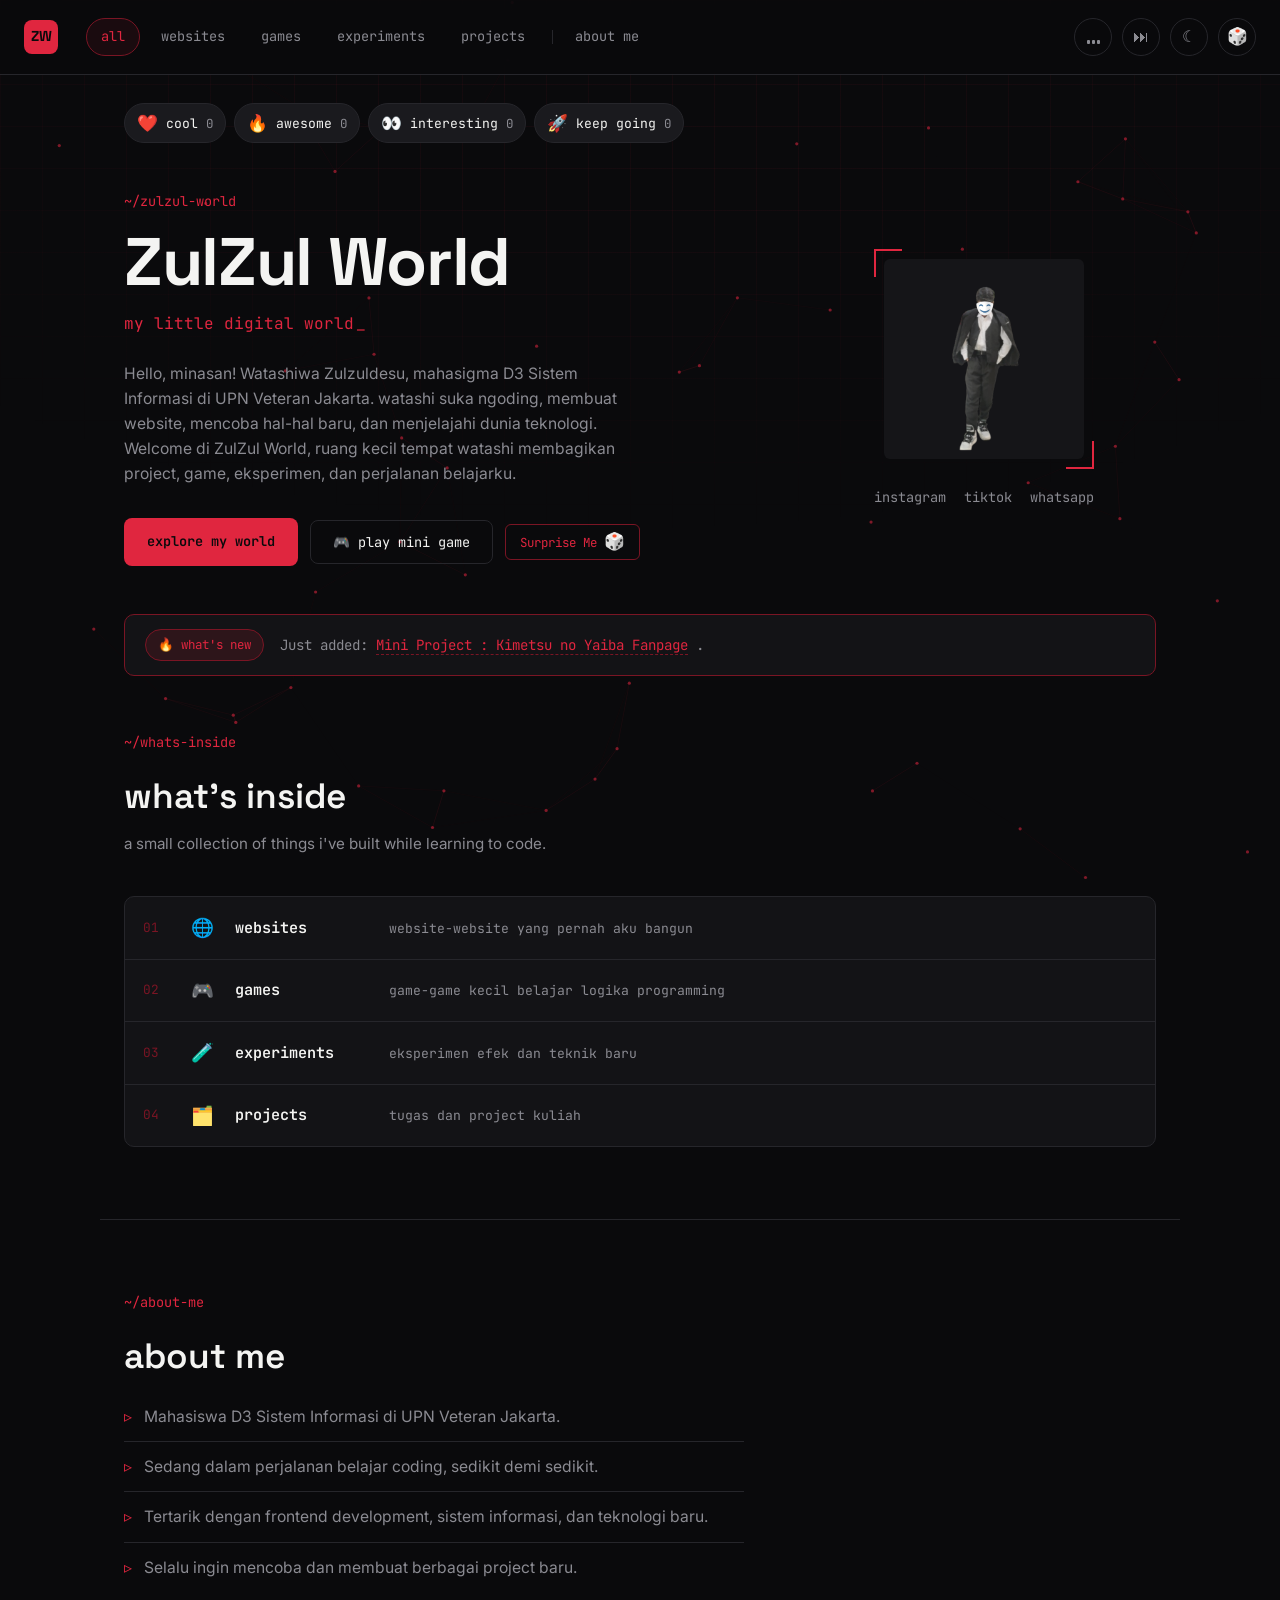
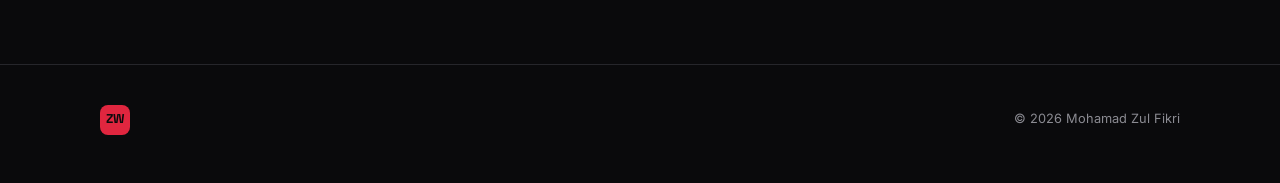
<file: index.html>
<!DOCTYPE html>
<html lang="id">
<head>
<meta charset="UTF-8">
<script>
(function(){
  try {
    var t = localStorage.getItem('zw-theme');
    if (t === 'light') document.documentElement.setAttribute('data-theme', 'light');
  } catch(e) {}
})();
</script>
<meta name="viewport" content="width=device-width, initial-scale=1.0">
<title>ZulZul World</title>
<link rel="preconnect" href="https://fonts.googleapis.com">
<link rel="preconnect" href="https://fonts.gstatic.com" crossorigin>
<link href="https://fonts.googleapis.com/css2?family=Space+Grotesk:wght@400;500;600;700&family=Inter:wght@400;500;600&family=JetBrains+Mono:wght@400;500;600&display=swap" rel="stylesheet">
<link rel="stylesheet" href="style.css">
</head>
<body>

<div id="page-loader">
  <div class="loader-mark">ZW<span class="loader-ring"></span></div>
</div>

<div class="bg-grid" aria-hidden="true"></div>
<canvas id="interactive-bg" aria-hidden="true"></canvas>

<header id="site-header">
  <a class="logo-mark" href="index.html">ZW</a>
  <nav id="category-nav">
    <a class="nav-btn" data-page="index.html" href="index.html">all</a>
    <a class="nav-btn" data-page="websites.html" href="websites.html">websites</a>
    <a class="nav-btn" data-page="games.html" href="games.html">games</a>
    <a class="nav-btn" data-page="experiments.html" href="experiments.html">experiments</a>
    <a class="nav-btn" data-page="projects.html" href="projects.html">projects</a>
    <a class="nav-btn nav-link" href="#about-me">about me</a>
  </nav>
  <div id="site-controls">
    <button id="music-toggle" class="control-btn" aria-label="Play music" title="Music">
      <span class="music-icon"><span class="bar"></span><span class="bar"></span><span class="bar"></span></span>
    </button>
    <button id="music-switch" class="control-btn" aria-label="Change track" title="Change track">
      <span class="theme-icon">&#9197;</span>
    </button>
    <button id="theme-toggle" class="control-btn" aria-label="Toggle light mode" title="Toggle theme">
      <span class="theme-icon">&#9789;</span>
    </button>
    <button class="control-btn surprise-trigger" aria-label="Surprise me" title="Surprise me!">
      <span class="dice-icon">🎲</span>
    </button>
  </div>
  <audio id="bg-music" loop preload="metadata">
    <source src="./assets/Music/Brazilian Phonk Sport by Infraction, Emerel Gray [No Copyright Music] Hurt.mp3" type="audio/mpeg">
    <source src="./assets/Music/NO COPYRIGHT ANIME MUSIC Tanjiro no uta Theme - Demon Slayer (Slowed and Reverb).mp3" type="audio/mpeg">
    <source src="./assets/Music/Egzod & Maestro Chives - Royalty (ft. Neoni) Trap NCS - Copyright Free Music.mp3" type="audio/mpeg">
  </audio>
</header>

<section id="play-zone" aria-label="Mini game dan reaksi">
  <div class="play-row">
    <div class="reaction-row" id="reactions" role="group" aria-label="Leave a reaction">
      <button class="reaction-btn" data-reaction="cool" type="button">
        <span class="reaction-emoji">❤️</span>
        <span class="reaction-label">cool</span>
        <span class="reaction-count" id="count-cool">0</span>
      </button>
      <button class="reaction-btn" data-reaction="awesome" type="button">
        <span class="reaction-emoji">🔥</span>
        <span class="reaction-label">awesome</span>
        <span class="reaction-count" id="count-awesome">0</span>
      </button>
      <button class="reaction-btn" data-reaction="interesting" type="button">
        <span class="reaction-emoji">👀</span>
        <span class="reaction-label">interesting</span>
        <span class="reaction-count" id="count-interesting">0</span>
      </button>
      <button class="reaction-btn" data-reaction="keepgoing" type="button">
        <span class="reaction-emoji">🚀</span>
        <span class="reaction-label">keep going</span>
        <span class="reaction-count" id="count-keepgoing">0</span>
      </button>
    </div>
  </div>
</section>

<section id="hero">
  <div class="hero-text">
    <p class="hero-path">~/zulzul-world</p>
    <h1 id="site-title">ZulZul World</h1>
    <p id="tagline">my little digital world<span class="cursor">_</span></p>
    <p id="hero-description">
     Hello, minasan! Watashiwa Zulzuldesu, mahasigma D3 Sistem Informasi di UPN Veteran Jakarta. watashi suka ngoding, membuat website, mencoba hal-hal baru, dan menjelajahi dunia teknologi. Welcome di ZulZul World, ruang kecil tempat watashi membagikan project, game, eksperimen, dan perjalanan belajarku.
    </p>
    <div class="hero-cta-row">
      <a href="#project-section" class="btn btn-primary">explore my world</a>
      <button id="game-toggle" class="btn btn-outline" type="button">🎮 play mini game</button>
      <button class="btn btn-small btn-surprise surprise-trigger" type="button" aria-label="Surprise me" title="Surprise me!">Surprise Me <span class="dice-icon">🎲</span></button>
    </div>
  </div>
  <div class="hero-avatar-wrap">
    <div class="avatar-frame">
      <img src="./assets/icons/zulpp.png" alt="Foto ZulZul" id="avatar" onerror="this.style.display='none'; this.parentElement.classList.add('avatar-missing');">
    </div>
    <div id="social-links" class="social-links-hero">
      <a href="https://www.instagram.com/zulzulxixixi?stkn=dDh2aGp5YjBlZDF5" target="_blank" rel="noopener">instagram</a>
      <a href="https://www.tiktok.com/@zulzulajahhh?_r=1&_t=ZS-9A9TOaQGdcO" target="_blank" rel="noopener">tiktok</a>
      <a href="https://wa.me/6282297662826" target="_blank" rel="noopener">whatsapp</a>
    </div>
  </div>
</section>

<section id="whats-new">
  <div class="whats-new-card">
    <span class="whats-new-badge">🔥 what's new</span>
    <p class="whats-new-text">
      Just added: <strong></strong>
      <a href="projects.html" class="wn-highlight">Mini Project : Kimetsu no Yaiba Fanpage</a>
      <a href="#game-toggle" class="wn-highlight"></a>.
    </p>
  </div>
</section>

<section id="project-section">
  <p class="hero-path">~/whats-inside</p>
  <h2 class="section-title">what's inside</h2>
  <p class="section-sub">a small collection of things i've built while learning to code.</p>

  <div class="category-explorer">
    <a href="websites.html" class="explorer-row">
      <span class="explorer-index">01</span>
      <span class="explorer-icon">🌐</span>
      <span class="explorer-name">websites</span>
      <span class="explorer-desc">website-website yang pernah aku bangun</span>
      <span class="explorer-arrow">→</span>
    </a>
    <a href="games.html" class="explorer-row">
      <span class="explorer-index">02</span>
      <span class="explorer-icon">🎮</span>
      <span class="explorer-name">games</span>
      <span class="explorer-desc">game-game kecil belajar logika programming</span>
      <span class="explorer-arrow">→</span>
    </a>
    <a href="experiments.html" class="explorer-row">
      <span class="explorer-index">03</span>
      <span class="explorer-icon">🧪</span>
      <span class="explorer-name">experiments</span>
      <span class="explorer-desc">eksperimen efek dan teknik baru</span>
      <span class="explorer-arrow">→</span>
    </a>
    <a href="projects.html" class="explorer-row">
      <span class="explorer-index">04</span>
      <span class="explorer-icon">🗂️</span>
      <span class="explorer-name">projects</span>
      <span class="explorer-desc">tugas dan project kuliah</span>
      <span class="explorer-arrow">→</span>
    </a>
  </div>
</section>

<section id="about-me">
  <div class="about-inner">
    <p class="hero-path">~/about-me</p>
    <h2 class="section-title">about me</h2>
    <ul class="about-list">
      <li><span class="about-icon">▹</span> Mahasiswa D3 Sistem Informasi di UPN Veteran Jakarta.</li>
      <li><span class="about-icon">▹</span> Sedang dalam perjalanan belajar coding, sedikit demi sedikit.</li>
      <li><span class="about-icon">▹</span> Tertarik dengan frontend development, sistem informasi, dan teknologi baru.</li>
      <li><span class="about-icon">▹</span> Selalu ingin mencoba dan membuat berbagai project baru.</li>
    </ul>
  </div>
</section>

<footer id="site-footer">
  <div class="footer-inner">
    <span class="logo-mark small">ZW</span>
    <p id="copyright">© 2026 Mohamad Zul Fikri</p>
  </div>
</footer>

<div id="game-overlay" class="is-hidden" role="dialog" aria-modal="true" aria-label="Mini game catch the bitcoin">
  <canvas id="coin-canvas"></canvas>

  <div class="game-hud">
    <span class="game-stat">score <strong id="game-score">0</strong></span>
    <span id="game-lives" class="game-lives" role="img" aria-label="Nyawa tersisa 5 dari 5">
      <span class="game-heart">♥</span><span class="game-heart">♥</span><span class="game-heart">♥</span><span class="game-heart">♥</span><span class="game-heart">♥</span>
    </span>
    <button id="game-close" class="btn btn-small btn-outline" type="button">tutup</button>
  </div>

  <div id="game-over" class="game-over is-hidden">
    <div class="game-over-card">
      <div class="card-topbar"><span class="dot"></span><span class="card-filename">game-over</span></div>
      <div class="game-over-body">
        <h3 class="game-over-title">nyawa habis</h3>
        <p class="game-over-desc">5 bitcoin lolos jatuh.</p>
        <div class="game-over-stats">
          <div class="game-over-stat"><span class="stat-label">score</span><strong id="game-over-score">0</strong></div>
          <div class="game-over-stat"><span class="stat-label">best</span><strong id="game-over-best">0</strong></div>
        </div>
        <p id="game-over-note" class="game-over-note"></p>
      </div>
      <div class="card-actions">
        <button id="game-retry" class="btn btn-small btn-primary" type="button">main lagi</button>
        <button id="game-over-close" class="btn btn-small btn-outline" type="button">tutup</button>
      </div>
    </div>
  </div>
</div>

<script src="script.js"></script>
</body>
</html>
</file>
<file: style.css>
:root {
  --bg: #0a0a0c;
  --surface: #131316;
  --surface-2: #1a1a1e;
  --border: #26262b;

  --red: #e0263f;
  --red-dim: #7a1524;
  --red-glow: rgba(224, 38, 63, 0.35);

  --green: #2bff00;

  --white: #f4f4f2;
  --muted: #8b8b92;

  --font-display: 'Space Grotesk', sans-serif;
  --font-body: 'Inter', sans-serif;
  --font-mono: 'JetBrains Mono', monospace;

  --radius: 10px;
  --max-width: 1080px;

  --section-x: 24px;
  --section-y: 72px;
  --overlay: rgba(10, 10, 12, 0.62);
  --header-bg: rgba(10, 10, 12, 0.85);
}

[data-theme="light"] {
  --bg: #f6f5f3;
  --surface: #ffffff;
  --surface-2: #efeeec;
  --border: #e1dfdc;

  --red: #d1233d;
  --red-dim: #f2c3cb;
  --red-glow: rgba(209, 35, 61, 0.22);

  --white: #17171a;
  --muted: #6b6b72;

  --overlay: rgba(246, 245, 243, 0.72);
  --header-bg: rgba(246, 245, 243, 0.85);
}

* { box-sizing: border-box; }

html { scroll-behavior: smooth; }

body {
  margin: 0;
  background: var(--bg);
  color: var(--white);
  font-family: var(--font-body);
  line-height: 1.6;
  -webkit-font-smoothing: antialiased;
  overflow-x: hidden;
  transition: background 0.4s ease, color 0.4s ease;
}

@media (prefers-reduced-motion: reduce) {
  html { scroll-behavior: auto; }
  * { animation: none !important; transition: none !important; }
}

a { color: inherit; text-decoration: none; }
ul { list-style: none; padding: 0; margin: 0; }

.bg-grid {
  position: fixed;
  inset: 0;
  z-index: -1;
  background-image:
    linear-gradient(rgba(224, 38, 63, 0.05) 1px, transparent 1px),
    linear-gradient(90deg, rgba(224, 38, 63, 0.05) 1px, transparent 1px);
  background-size: 42px 42px;
  mask-image: radial-gradient(ellipse 80% 60% at 50% 0%, black 40%, transparent 100%);
}

section {
  max-width: var(--max-width);
  margin: 0 auto;
  padding: var(--section-y) var(--section-x);
}

.is-hidden { display: none !important; }

.section-title {
  font-family: var(--font-display);
  font-size: clamp(1.6rem, 3vw, 2.2rem);
  font-weight: 600;
  margin: 0 0 8px;
}

.section-sub {
  color: var(--muted);
  margin: 0 0 40px;
  font-size: 0.95rem;
}

.hero-path {
  font-family: var(--font-mono);
  color: var(--red);
  font-size: 0.85rem;
  margin: 0 0 14px;
}

#site-header {
  position: sticky;
  top: 0;
  z-index: 10;
  display: flex;
  align-items: center;
  gap: 28px;
  padding: 18px 24px;
  background: var(--header-bg);
  backdrop-filter: blur(10px);
  border-bottom: 1px solid var(--border);
}

.logo-mark {
  font-family: var(--font-display);
  font-weight: 700;
  color: var(--bg);
  background: var(--red);
  width: 34px;
  height: 34px;
  display: flex;
  align-items: center;
  justify-content: center;
  border-radius: 8px;
  font-size: 0.9rem;
  flex-shrink: 0;
}

.logo-mark.small { width: 30px; height: 30px; font-size: 0.8rem; }

#category-nav {
  display: flex;
  gap: 6px;
  flex-wrap: wrap;
  font-family: var(--font-mono);
  font-size: 0.85rem;
}

.nav-btn {
  display: inline-block;
  background: transparent;
  border: 1px solid transparent;
  color: var(--muted);
  padding: 7px 14px;
  border-radius: 999px;
  cursor: pointer;
  font-family: inherit;
  font-size: inherit;
  transition: color 0.2s ease, border-color 0.2s ease, background 0.2s ease;
}

.nav-btn:hover { color: var(--white); border-color: var(--border); }

.nav-btn.active {
  color: var(--red);
  border-color: var(--red-dim);
  background: rgba(224, 38, 63, 0.08);
}

.nav-btn[data-page="projects.html"] + .nav-link {
  position: relative;
  margin-left: 14px;
}

.nav-btn[data-page="projects.html"] + .nav-link::before {
  content: "";
  position: absolute;
  left: -9px;
  top: 50%;
  height: 14px;
  border-left: 1px solid var(--border);
  transform: translateY(-50%);
}

#hero {
  display: grid;
  grid-template-columns: 1.3fr 0.7fr;
  align-items: center;
  gap: 48px;
  padding-top: 64px;
  padding-bottom: 48px;
}

#site-title {
  font-family: var(--font-display);
  font-size: clamp(2.4rem, 6vw, 4.2rem);
  font-weight: 700;
  line-height: 1.05;
  margin: 0 0 14px;
  letter-spacing: -0.02em;
}

#tagline {
  font-family: var(--font-mono);
  color: var(--red);
  font-size: 1rem;
  margin: 0 0 24px;
}

.cursor {
  display: inline-block;
  margin-left: 2px;
  animation: blink 1s steps(1) infinite;
}

@keyframes blink {
  0%, 49% { opacity: 1; }
  50%, 100% { opacity: 0; }
}

#hero-description {
  color: var(--muted);
  max-width: 52ch;
  margin: 0 0 32px;
  font-size: 0.98rem;
}

.hero-avatar-wrap {
  display: flex;
  flex-direction: column;
  align-items: center;
  justify-content: center;
  gap: 18px;
}

.social-links-hero {
  display: flex;
  flex-wrap: wrap;
  gap: 10px 18px;
  font-family: var(--font-mono);
  font-size: 0.85rem;
  color: var(--muted);
}

.social-links-hero a:hover { color: var(--red); }

.avatar-frame {
  position: relative;
  width: 220px;
  height: 220px;
  padding: 10px;
}

.avatar-frame::before,
.avatar-frame::after {
  content: "";
  position: absolute;
  width: 26px;
  height: 26px;
  border: 2px solid var(--red);
}

.avatar-frame::before { top: 0; left: 0; border-right: none; border-bottom: none; }
.avatar-frame::after  { bottom: 0; right: 0; border-left: none; border-top: none; }

#avatar {
  width: 100%;
  height: 100%;
  object-fit: cover;
  border-radius: 6px;
  display: block;
  background: var(--surface-2);
  filter: grayscale(35%) contrast(1.05);
}

#page-hero {
  padding-top: 72px;
  padding-bottom: 40px;
}

#page-hero .page-title {
  font-family: var(--font-display);
  font-size: clamp(2rem, 5vw, 3.2rem);
  font-weight: 700;
  margin: 0 0 10px;
  letter-spacing: -0.02em;
}

#site-title:hover {
  color:#7a1524;
}

#page-hero .page-desc {
  color: var(--muted);
  max-width: 60ch;
  margin: 0;
  font-size: 0.98rem;
}

.btn {
  display: inline-block;
  font-family: var(--font-mono);
  font-size: 0.85rem;
  padding: 12px 22px;
  border-radius: 8px;
  border: 1px solid transparent;
  background: transparent;
  cursor: pointer;
  transition: transform 0.15s ease, box-shadow 0.2s ease, background 0.2s ease, border-color 0.2s ease;
}

.btn-primary {
  background: var(--red);
  color: var(--bg);
  font-weight: 600;
}

.btn-primary:hover {
  box-shadow: 0 0 0 4px var(--red-glow);
  transform: translateY(-1px);
}

.btn-small { padding: 8px 14px; font-size: 0.78rem; border-radius: 6px; }

.btn-outline {
  border-color: var(--border);
  color: var(--white);
}
.btn-outline:hover { border-color: var(--red); color: var(--red); }

.btn-ghost { color: var(--muted); }
.btn-ghost:hover { color: var(--white); }

#project-grid {
  display: grid;
  grid-template-columns: repeat(auto-fit, minmax(280px, 1fr));
  gap: 20px;
}

.project-card {
  background: var(--surface);
  border: 1px solid var(--border);
  border-radius: var(--radius);
  overflow: hidden;
  display: flex;
  flex-direction: column;
  transition: border-color 0.2s ease, transform 0.2s ease, box-shadow 0.2s ease;
}

.project-card:hover {
  border-color: var(--red-dim);
  transform: translateY(-3px);
  box-shadow: 0 12px 24px -12px rgba(0, 0, 0, 0.6);
}

.card-topbar {
  display: flex;
  align-items: center;
  gap: 8px;
  padding: 10px 16px;
  background: var(--surface-2);
  border-bottom: 1px solid var(--border);
}

.card-topbar .dot {
  width: 8px;
  height: 8px;
  border-radius: 50%;
  background: var(--red);
  flex-shrink: 0;
}

#proj-kimetsu-fanpage .dot {
  background-color: var(--green);
  box-shadow: 0 0 8px var(--green);
}


.card-filename {
  font-family: var(--font-mono);
  font-size: 0.78rem;
  color: var(--muted);
  overflow: hidden;
  text-overflow: ellipsis;
  white-space: nowrap;
  min-width: 0;
  flex-shrink: 1;
}

.status-badge {
  display: inline-block;
  font-family: var(--font-mono);
  font-size: 0.66rem;
  letter-spacing: 0.03em;
  text-transform: lowercase;
  color: var(--red);
  background: rgba(224, 38, 63, 0.1);
  border: 1px solid var(--red-dim);
  padding: 3px 10px;
  border-radius: 999px;
  margin-left: auto;
  flex-shrink: 0;
  white-space: nowrap;
}

.card-body { padding: 18px 16px 6px; flex-grow: 1; }

.card-meta {
  font-family: var(--font-mono);
  font-size: 0.72rem;
  color: var(--red);
  margin: 0 0 10px;
  text-transform: lowercase;
}

.card-title {
  font-family: var(--font-display);
  font-size: 1.1rem;
  margin: 0 0 8px;
}

.card-desc {
  color: var(--muted);
  font-size: 0.88rem;
  margin: 0;
}

.card-actions {
  display: flex;
  gap: 8px;
  padding: 16px;
}

.empty-state {
  color: var(--muted);
  font-family: var(--font-mono);
  font-size: 0.9rem;
  border: 1px dashed var(--border);
  border-radius: var(--radius);
  padding: 32px;
  text-align: center;
}

#about-me { border-top: 1px solid var(--border); }

.about-inner { max-width: 620px; }

.about-list li {
  display: flex;
  gap: 12px;
  padding: 12px 0;
  border-bottom: 1px solid var(--border);
  color: var(--muted);
  font-size: 0.98rem;
}

.about-list li:last-child { border-bottom: none; }

.about-icon { color: var(--red); flex-shrink: 0; }

#site-footer {
  border-top: 1px solid var(--border);
  padding: 32px 24px 40px;
}

.footer-inner {
  max-width: var(--max-width);
  margin: 0 auto;
  display: flex;
  align-items: center;
  gap: 20px;
  flex-wrap: wrap;
}

#social-links {
  display: flex;
  flex-wrap: wrap;
  gap: 12px 18px;
  font-family: var(--font-mono);
  font-size: 0.85rem;
  color: var(--muted);
}

#social-links a:hover { color: var(--red); }

#copyright {
  margin-left: auto;
  color: var(--muted);
  font-size: 0.8rem;
}

@media (max-width: 860px) {
  #site-header { gap: 16px; }
  #hero {
    grid-template-columns: 1fr;
    text-align: left;
    padding-top: 40px;
    padding-bottom: 40px;
  }
  .hero-avatar-wrap { order: -1; justify-content: flex-start; }
  .avatar-frame { width: 130px; height: 130px; }
}

@media (max-width: 640px) {
  #site-header {
    flex-wrap: wrap;
    gap: 12px;
  }
  #category-nav { gap: 4px; font-size: 0.78rem; }
  .nav-btn[data-page="projects.html"] + .nav-link { margin-left: 0; }
  .nav-btn[data-page="projects.html"] + .nav-link::before { display: none; }
  :root { --section-x: 20px; --section-y: 52px; }
  .footer-inner { flex-direction: column; align-items: flex-start; }
  #copyright { margin-left: 0; }
}

#page-loader {
  position: fixed;
  inset: 0;
  z-index: 9999;
  display: flex;
  align-items: center;
  justify-content: center;
  background: var(--bg);
  transition: opacity 0.6s ease, visibility 0.6s ease;
}

#page-loader.loaded {
  opacity: 0;
  visibility: hidden;
  pointer-events: none;
}

.loader-mark {
  position: relative;
  font-family: var(--font-display);
  font-weight: 700;
  font-size: 1.6rem;
  letter-spacing: 0.08em;
  color: var(--red);
  width: 76px;
  height: 76px;
  display: flex;
  align-items: center;
  justify-content: center;
  animation: loaderPulse 1.4s ease-in-out infinite;
}

.loader-ring {
  position: absolute;
  inset: 0;
  border-radius: 50%;
  border: 2px solid var(--red-dim);
  border-top-color: var(--red);
  animation: loaderSpin 1s linear infinite;
}

@keyframes loaderPulse {
  0%, 100% { opacity: 1; transform: scale(1); }
  50% { opacity: 0.65; transform: scale(0.92); }
}

@keyframes loaderSpin {
  to { transform: rotate(360deg); }
}

body > header,
body > section,
body > footer {
  opacity: 0;
  transform: translateY(28px);
  transition: opacity 0.9s cubic-bezier(0.16, 0.84, 0.44, 1),
              transform 0.9s cubic-bezier(0.16, 0.84, 0.44, 1);
}

body.page-ready > header { transition-delay: 0.05s; }

body.page-ready > header,
body.page-ready > section,
body.page-ready > footer {
  opacity: 1;
  transform: translateY(0);
}

body.page-ready > section:nth-of-type(1) { transition-delay: 0.2s; }
body.page-ready > section:nth-of-type(2) { transition-delay: 0.34s; }
body.page-ready > section:nth-of-type(3) { transition-delay: 0.48s; }
body.page-ready > section:nth-of-type(4) { transition-delay: 0.6s; }
body.page-ready > section:nth-of-type(5) { transition-delay: 0.6s; }
body.page-ready > section:nth-of-type(6) { transition-delay: 0.6s; }
body.page-ready > section:nth-of-type(7) { transition-delay: 0.6s; }
body.page-ready > footer { transition-delay: 0.7s; }

@media (prefers-reduced-motion: reduce) {
  #page-loader { display: none; }
  body > header, body > section, body > footer {
    opacity: 1;
    transform: none;
  }
}

#site-controls {
  display: flex;
  align-items: center;
  gap: 10px;
  margin-left: auto;
}

.control-btn {
  width: 38px;
  height: 38px;
  flex-shrink: 0;
  border-radius: 50%;
  border: 1px solid var(--border);
  background: transparent;
  color: var(--muted);
  display: flex;
  align-items: center;
  justify-content: center;
  cursor: pointer;
  transition: color 0.2s ease, border-color 0.2s ease, background 0.2s ease, transform 0.2s ease;
}

.control-btn:hover {
  color: var(--red);
  border-color: var(--red-dim);
  transform: translateY(-1px);
}

.theme-icon { font-size: 1rem; line-height: 1; }

.music-icon {
  display: flex;
  align-items: flex-end;
  gap: 2px;
  height: 14px;
}

.music-icon .bar {
  width: 3px;
  height: 4px;
  border-radius: 1px;
  background: currentColor;
  transition: height 0.2s ease;
}

#music-toggle.playing {
  color: var(--red);
  border-color: var(--red-dim);
}

#music-toggle.playing .bar { animation: eqBounce 0.9s ease-in-out infinite; }
#music-toggle.playing .bar:nth-child(2) { animation-delay: 0.2s; }
#music-toggle.playing .bar:nth-child(3) { animation-delay: 0.4s; }

@keyframes eqBounce {
  0%, 100% { height: 4px; }
  50% { height: 14px; }
}

@media (max-width: 640px) {
  #site-controls { margin-left: 0; order: 3; width: 100%; justify-content: flex-end; }
}

#cursor-glow {
  position: fixed;
  top: 0;
  left: 0;
  width: 260px;
  height: 260px;
  border-radius: 50%;
  background: radial-gradient(circle, var(--red-glow) 0%, transparent 72%);
  pointer-events: none;
  transform: translate(-50%, -50%);
  z-index: 9998;
  opacity: 0;
  transition: opacity 0.45s ease;
  will-change: left, top;
}

#cursor-glow.active { opacity: 1; }

@media (hover: none), (pointer: coarse) {
  #cursor-glow { display: none !important; }
}

@media (prefers-reduced-motion: reduce) {
  #cursor-glow { display: none !important; }
}

html, body {
  cursor: url("data:image/svg+xml;utf8,<svg xmlns='http://www.w3.org/2000/svg' width='30' height='30' viewBox='0 0 30 30'><path d='M3 2 L3 24 L9 19 L13 27 L17 25 L13 17 L21 17 Z' fill='%23e0263f' stroke='%230a0a0c' stroke-width='2.6' stroke-linejoin='round'/></svg>") 3 2, auto;
}

a, button, .nav-btn, .btn, .control-btn, input, textarea, select,
.explorer-row, .project-card, #coin-canvas, .reaction-btn, [role="button"] {
  cursor: url("data:image/svg+xml;utf8,<svg xmlns='http://www.w3.org/2000/svg' width='30' height='30' viewBox='0 0 30 30'><path d='M3 2 L3 24 L9 19 L13 27 L17 25 L13 17 L21 17 Z' fill='%230a0a0c' stroke='%23e0263f' stroke-width='2.6' stroke-linejoin='round'/></svg>") 3 2, pointer;
}

.project-card, #about-me, #hero, #play-zone, #reactions, #game-toggle {
  scroll-margin-top: 96px;
}

.dice-icon {
  display: inline-block;
  font-size: 1.05rem;
  line-height: 1;
  transform-origin: 50% 55%;
}

.surprise-trigger.rolling .dice-icon {
  animation: diceRoll 0.42s ease;
}

@keyframes diceRoll {
  0%   { transform: rotate(0deg) scale(1); }
  50%  { transform: rotate(200deg) scale(1.35); }
  100% { transform: rotate(360deg) scale(1); }
}

.project-highlight {
  border-color: var(--red) !important;
  animation: highlightPulse 2.2s ease;
}

@keyframes highlightPulse {
  0%   { box-shadow: 0 0 0 0 var(--red-glow); }
  15%  { box-shadow: 0 0 0 10px var(--red-glow); }
  100% { box-shadow: 0 0 0 0 rgba(224, 38, 63, 0); }
}

.btn-surprise {
  background: transparent;
  border: 1px solid var(--red-dim);
  color: var(--red);
}
.btn-surprise:hover {
  background: rgba(224, 38, 63, 0.1);
  box-shadow: 0 0 0 4px var(--red-glow);
  transform: translateY(-1px);
}
.hero-cta-row { display: flex; flex-wrap: wrap; align-items: center; gap: 12px; }

.category-explorer {
  margin-top: 28px;
  border: 1px solid var(--border);
  border-radius: var(--radius);
  overflow: hidden;
  background: var(--surface);
  font-family: var(--font-mono);
}

.explorer-row {
  position: relative;
  display: grid;
  grid-template-columns: 34px 30px 140px 1fr 24px;
  align-items: center;
  gap: 14px;
  padding: 16px 18px;
  border-bottom: 1px solid var(--border);
  color: var(--muted);
  overflow: hidden;
  transition: background 0.2s ease, padding-left 0.2s ease, color 0.2s ease;
}

.explorer-row::before {
  content: "";
  position: absolute;
  left: 0; top: 0; bottom: 0;
  width: 3px;
  background: var(--red);
  transform: scaleY(0);
  transform-origin: bottom;
  transition: transform 0.25s ease;
}

.explorer-row:last-child { border-bottom: none; }

.explorer-row:hover {
  background: rgba(224, 38, 63, 0.06);
  padding-left: 24px;
  color: var(--white);
}
.explorer-row:hover::before { transform: scaleY(1); }

.explorer-index {
  color: var(--red-dim);
  font-size: 0.8rem;
}
.explorer-row:hover .explorer-index { color: var(--red); }

.explorer-icon { font-size: 1.15rem; }

.explorer-name {
  color: var(--white);
  font-weight: 600;
  font-size: 0.95rem;
  text-transform: lowercase;
}

.explorer-desc {
  font-size: 0.82rem;
  color: var(--muted);
}

.explorer-arrow {
  font-size: 1rem;
  color: var(--red-dim);
  transform: translateX(-4px);
  opacity: 0;
  transition: transform 0.25s ease, opacity 0.25s ease;
}
.explorer-row:hover .explorer-arrow {
  transform: translateX(0);
  opacity: 1;
  color: var(--red);
}

@media (max-width: 640px) {
  .explorer-row {
    grid-template-columns: 24px 24px 1fr 20px;
  }
  .explorer-desc { display: none; }
}

#interactive-bg {
  position: fixed;
  inset: 0;
  z-index: -1;
  display: block;
}

@media (prefers-reduced-motion: reduce) {
  #interactive-bg { display: none; }
}

#whats-new { padding-top: 0; padding-bottom: 0; }
#whats-new + #project-section { padding-top: 56px; }

.whats-new-card {
  display: flex;
  align-items: center;
  gap: 16px;
  flex-wrap: wrap;
  background: var(--surface);
  border: 1px solid var(--red-dim);
  border-radius: var(--radius);
  padding: 14px 20px;
}

.whats-new-badge {
  font-family: var(--font-mono);
  font-size: 0.78rem;
  color: var(--red);
  background: rgba(224, 38, 63, 0.12);
  border: 1px solid var(--red-dim);
  padding: 5px 12px;
  border-radius: 999px;
  white-space: nowrap;
  flex-shrink: 0;
  animation: whatsNewPulse 2.4s ease-in-out infinite;
}

@keyframes whatsNewPulse {
  0%, 100% { box-shadow: 0 0 0 0 rgba(224, 38, 63, 0.35); }
  50% { box-shadow: 0 0 0 6px rgba(224, 38, 63, 0); }
}

.whats-new-text {
  margin: 0;
  color: var(--muted);
  font-size: 0.88rem;
  font-family: var(--font-mono);
}

.wn-highlight { color: var(--red); border-bottom: 1px dashed var(--red-dim); }
.wn-highlight:hover { color: var(--white); border-color: var(--white); }

@media (prefers-reduced-motion: reduce) {
  .whats-new-badge { animation: none; }
}

#play-zone { padding-top: 28px; padding-bottom: 0; }
#play-zone + #hero { padding-top: 48px; }

.play-row {
  display: flex;
  flex-wrap: wrap;
  align-items: center;
  gap: 12px;
}

.reaction-row {
  display: flex;
  flex-wrap: wrap;
  gap: 8px;
}

.reaction-btn {
  position: relative;
  display: flex;
  align-items: center;
  gap: 8px;
  background: var(--surface-2);
  border: 1px solid var(--border);
  border-radius: 999px;
  padding: 8px 12px;
  color: var(--white);
  font-family: var(--font-mono);
  font-size: 0.82rem;
  transition: border-color 0.2s ease, transform 0.15s ease;
}

.reaction-btn:hover { border-color: var(--red-dim); transform: translateY(-2px); }

.reaction-emoji { font-size: 1.05rem; }
.reaction-count { color: var(--muted); font-size: 0.78rem; }

.reaction-btn.pop { animation: reactionPop 0.35s ease; }

@keyframes reactionPop {
  0% { transform: scale(1); }
  40% { transform: scale(1.18); }
  100% { transform: scale(1); }
}

.reaction-float {
  position: absolute;
  top: -4px;
  left: 50%;
  transform: translateX(-50%);
  font-size: 1.1rem;
  pointer-events: none;
  animation: reactionFloat 0.9s ease forwards;
}

@keyframes reactionFloat {
  0% { opacity: 1; transform: translate(-50%, 0) scale(1); }
  100% { opacity: 0; transform: translate(-50%, -38px) scale(1.3); }
}

@media (max-width: 640px) {
  #play-zone + #hero { padding-top: 32px; }
  
  .hero-cta-row .btn:not(.btn-small) { padding: 12px 14px; }
}

@media (max-width: 400px) {
  .hero-cta-row .btn:not(.btn-small) { padding: 12px 10px; font-size: 0.78rem; }
  .reaction-row {
    display: grid;
    grid-template-columns: repeat(2, minmax(0, 1fr));
  }
  .reaction-btn { justify-content: center; }
}

body.game-active { overflow: hidden; }

#game-overlay {
  position: fixed;
  inset: 0;
  z-index: 9000;
  background: var(--overlay);
  touch-action: none;
  user-select: none;
  -webkit-user-select: none;
}

#coin-canvas {
  position: absolute;
  inset: 0;
  display: block;
  width: 100%;
  height: 100%;
  touch-action: none;
}

.game-hud {
  position: absolute;
  top: 16px;
  left: 50%;
  transform: translateX(-50%);
  display: flex;
  align-items: center;
  gap: 20px;
  max-width: calc(100% - 24px);
  padding: 8px 10px 8px 20px;
  background: var(--surface);
  border: 1px solid var(--border);
  border-radius: 999px;
  font-family: var(--font-mono);
  font-size: 0.85rem;
  color: var(--muted);
  white-space: nowrap;
}

.game-stat strong {
  display: inline-block;
  min-width: 2ch;
  color: var(--red);
  font-size: 1rem;
}

.game-lives { display: inline-flex; gap: 4px; }

.game-heart {
  color: var(--red);
  font-size: 1.05rem;
  line-height: 1;
  transition: color 0.2s ease, opacity 0.2s ease, transform 0.2s ease;
}

.game-heart.lost {
  color: var(--muted);
  opacity: 0.3;
  transform: scale(0.8);
}

@media (max-width: 420px) {
  .game-hud {
    gap: 10px;
    padding: 8px 8px 8px 14px;
    font-size: 0.74rem;
  }
  .game-stat strong { font-size: 0.88rem; }
  .game-heart { font-size: 0.9rem; }
  .game-lives { gap: 2px; }
}

.game-hud.hurt { animation: hudShake 0.32s ease; }

@keyframes hudShake {
  0%, 100% { transform: translateX(-50%); }
  25% { transform: translateX(calc(-50% - 6px)); }
  75% { transform: translateX(calc(-50% + 6px)); }
}

.game-over {
  position: absolute;
  inset: 0;
  display: flex;
  align-items: center;
  justify-content: center;
  padding: 24px;
  background: var(--overlay);
}

.game-over-card {
  width: min(340px, 100%);
  background: var(--surface);
  border: 1px solid var(--border);
  border-radius: var(--radius);
  overflow: hidden;
}

.game-over-body { padding: 22px 20px 6px; }
.game-over .card-actions { padding: 16px 20px 20px; }

.game-over-title {
  font-family: var(--font-display);
  font-size: 1.4rem;
  font-weight: 700;
  margin: 0 0 4px;
}

.game-over-desc {
  margin: 0 0 18px;
  color: var(--muted);
  font-size: 0.88rem;
}

.game-over-stats {
  display: grid;
  grid-template-columns: 1fr 1fr;
  gap: 12px;
}

.game-over-stat {
  display: flex;
  flex-direction: column;
  gap: 2px;
  padding: 12px 14px;
  background: var(--surface-2);
  border: 1px solid var(--border);
  border-radius: 8px;
}

.stat-label {
  font-family: var(--font-mono);
  font-size: 0.74rem;
  color: var(--muted);
}

.game-over-stat strong {
  font-family: var(--font-display);
  font-size: 1.6rem;
  line-height: 1.1;
}

.game-over-stat:first-child strong { color: var(--red); }

.game-over-note {
  min-height: 1.4em;
  margin: 12px 0 0;
  color: var(--red);
  font-family: var(--font-mono);
  font-size: 0.8rem;
}
</file>
